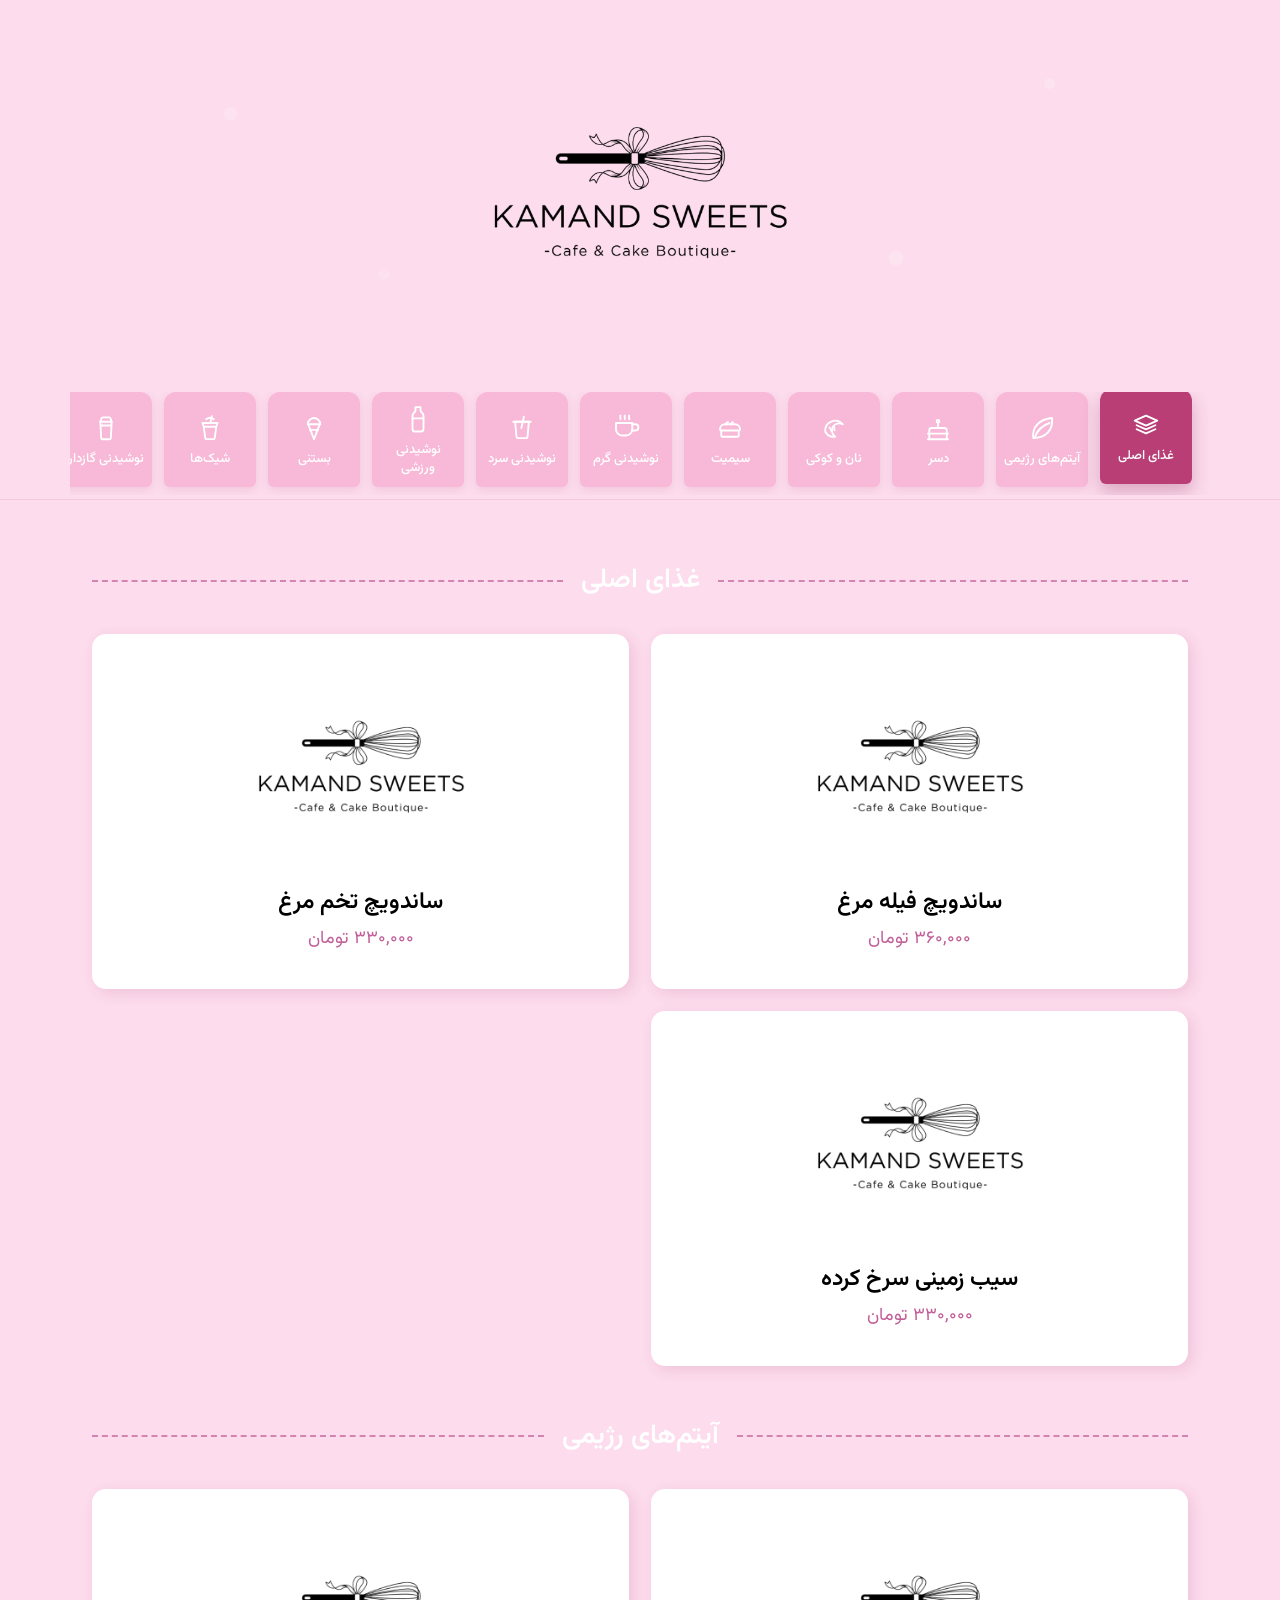
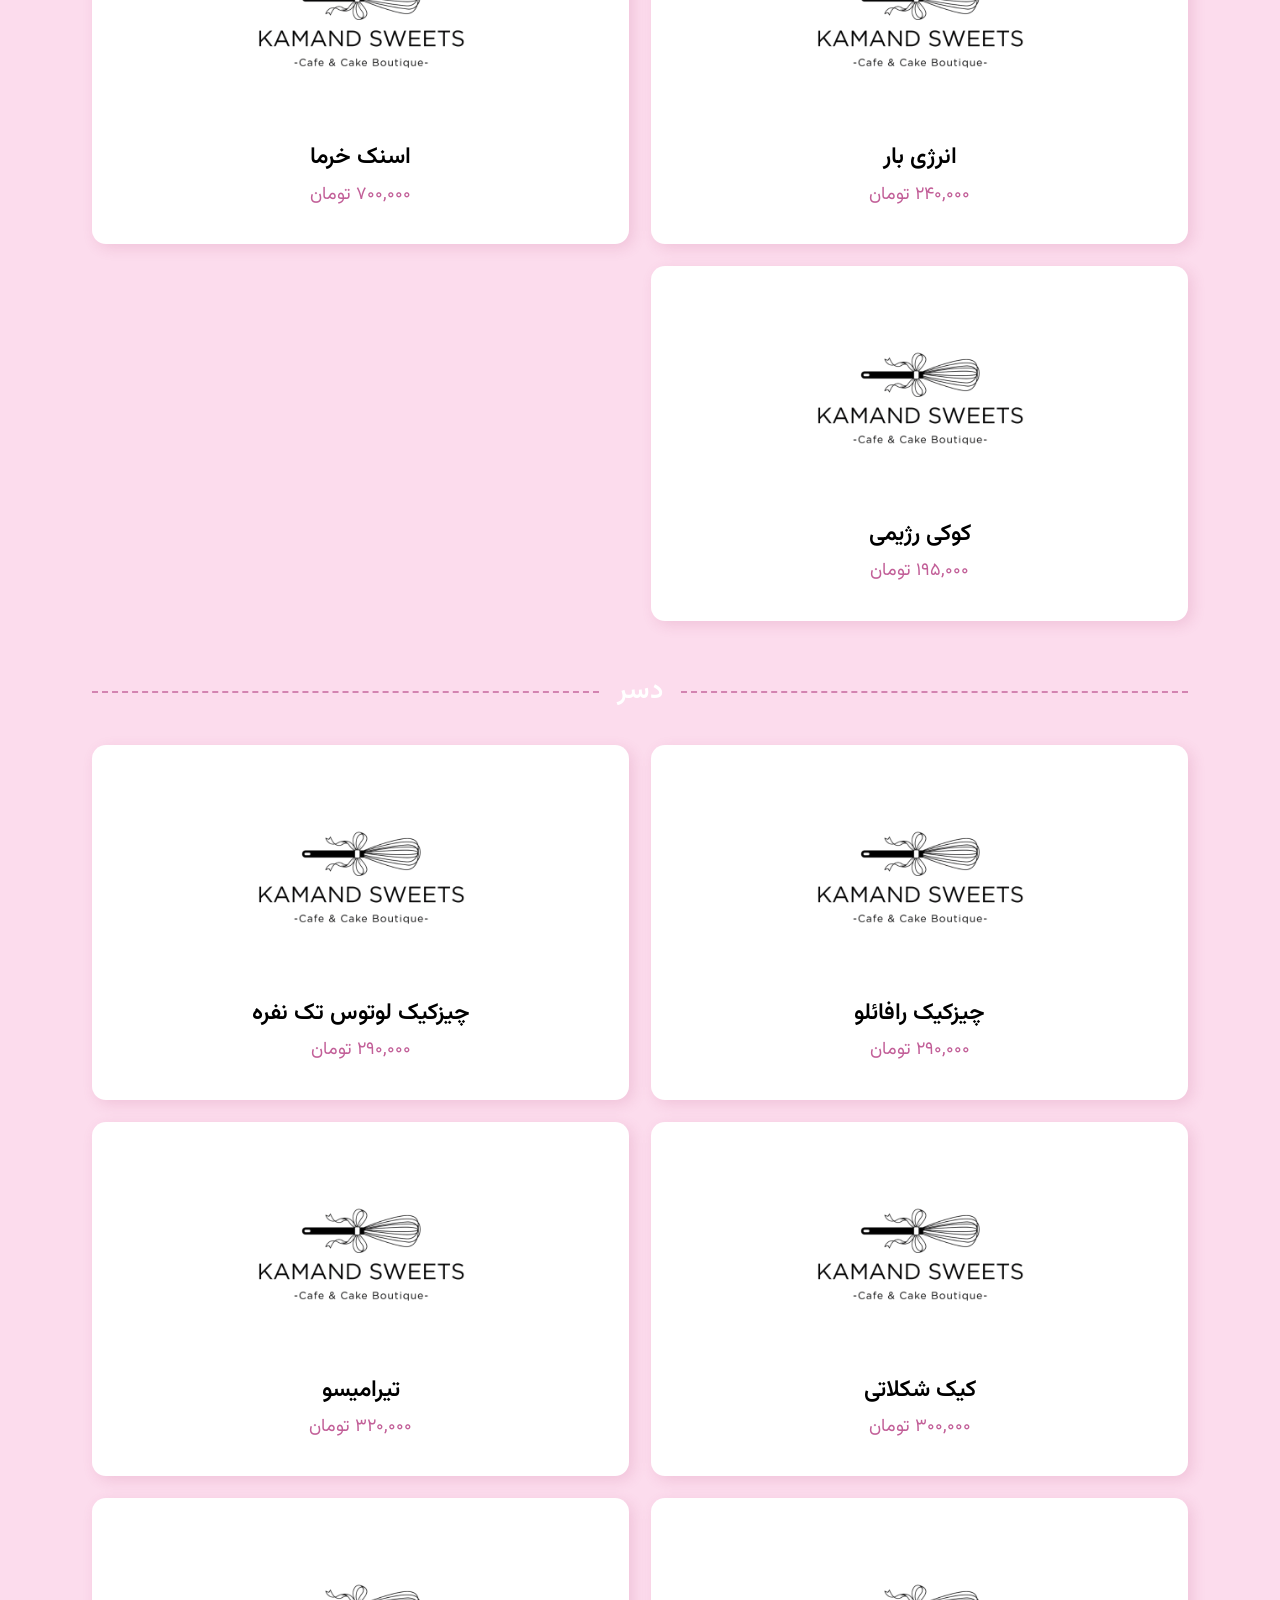
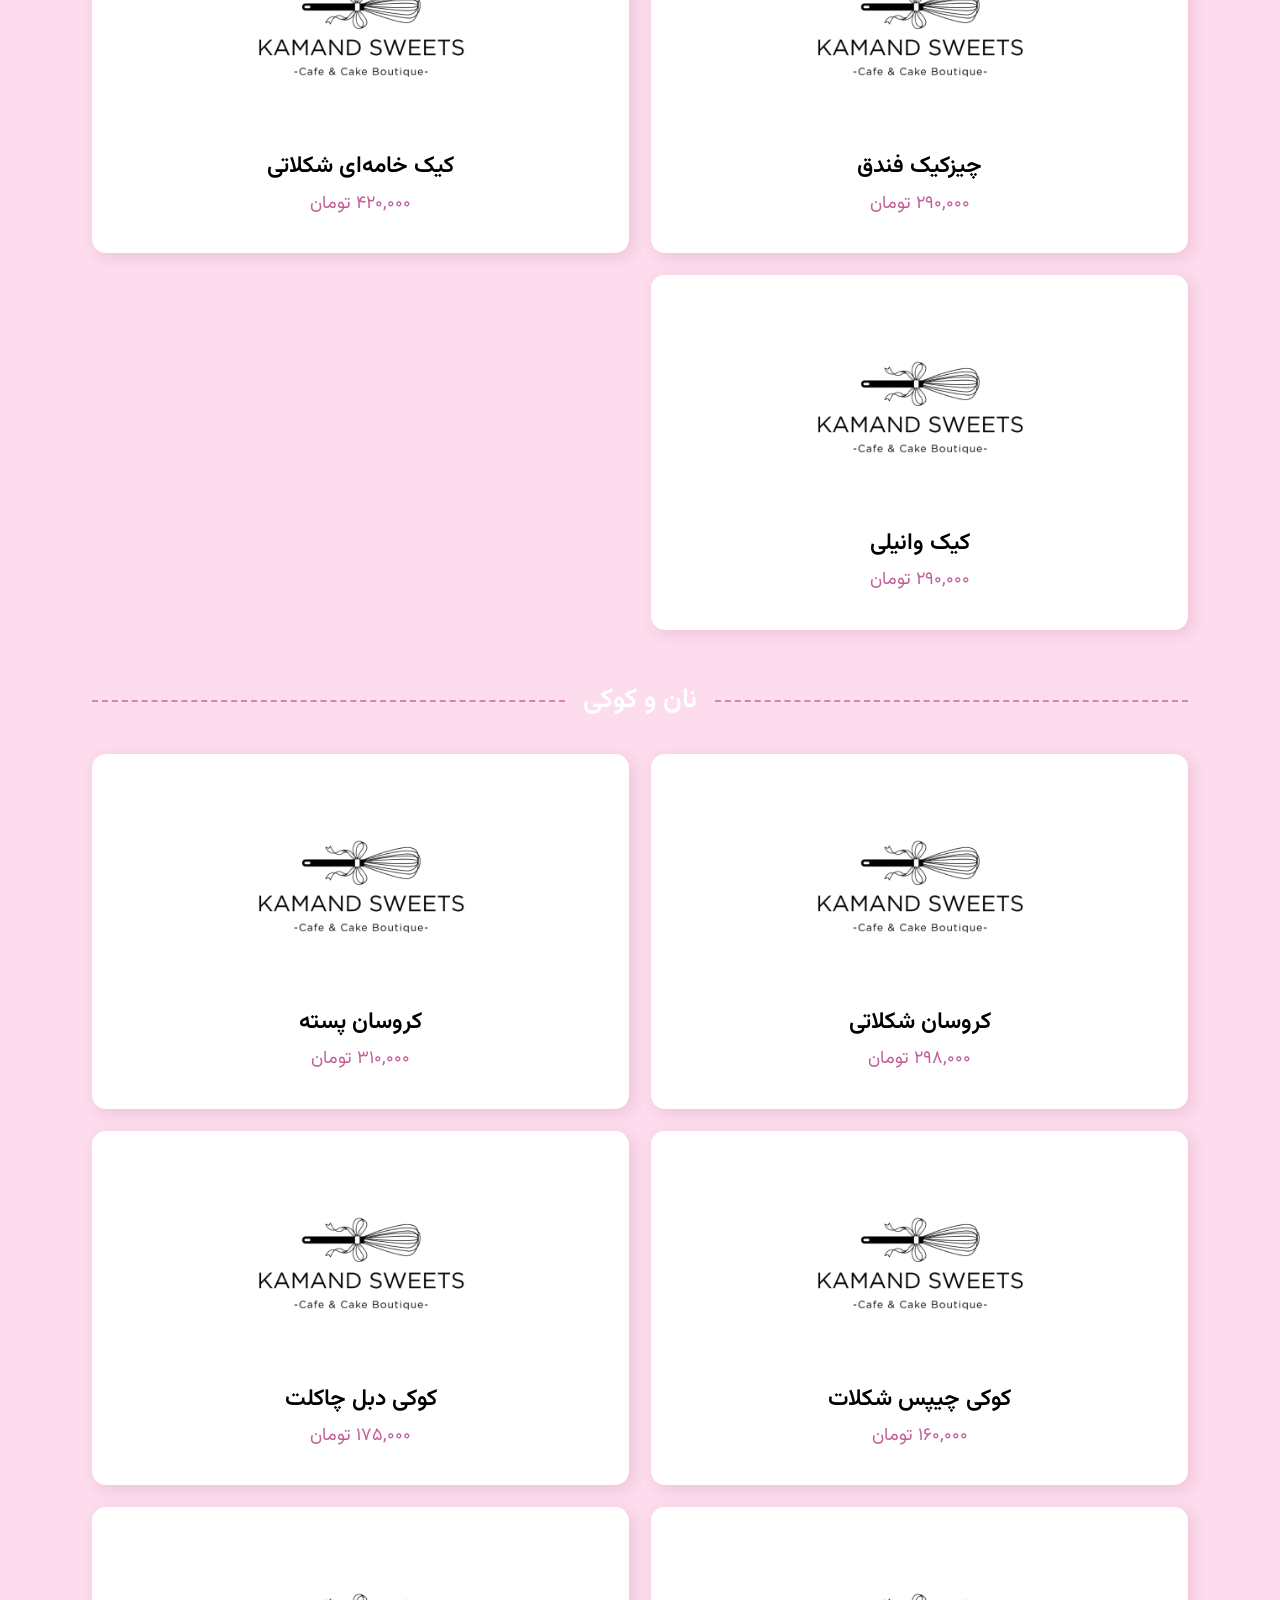
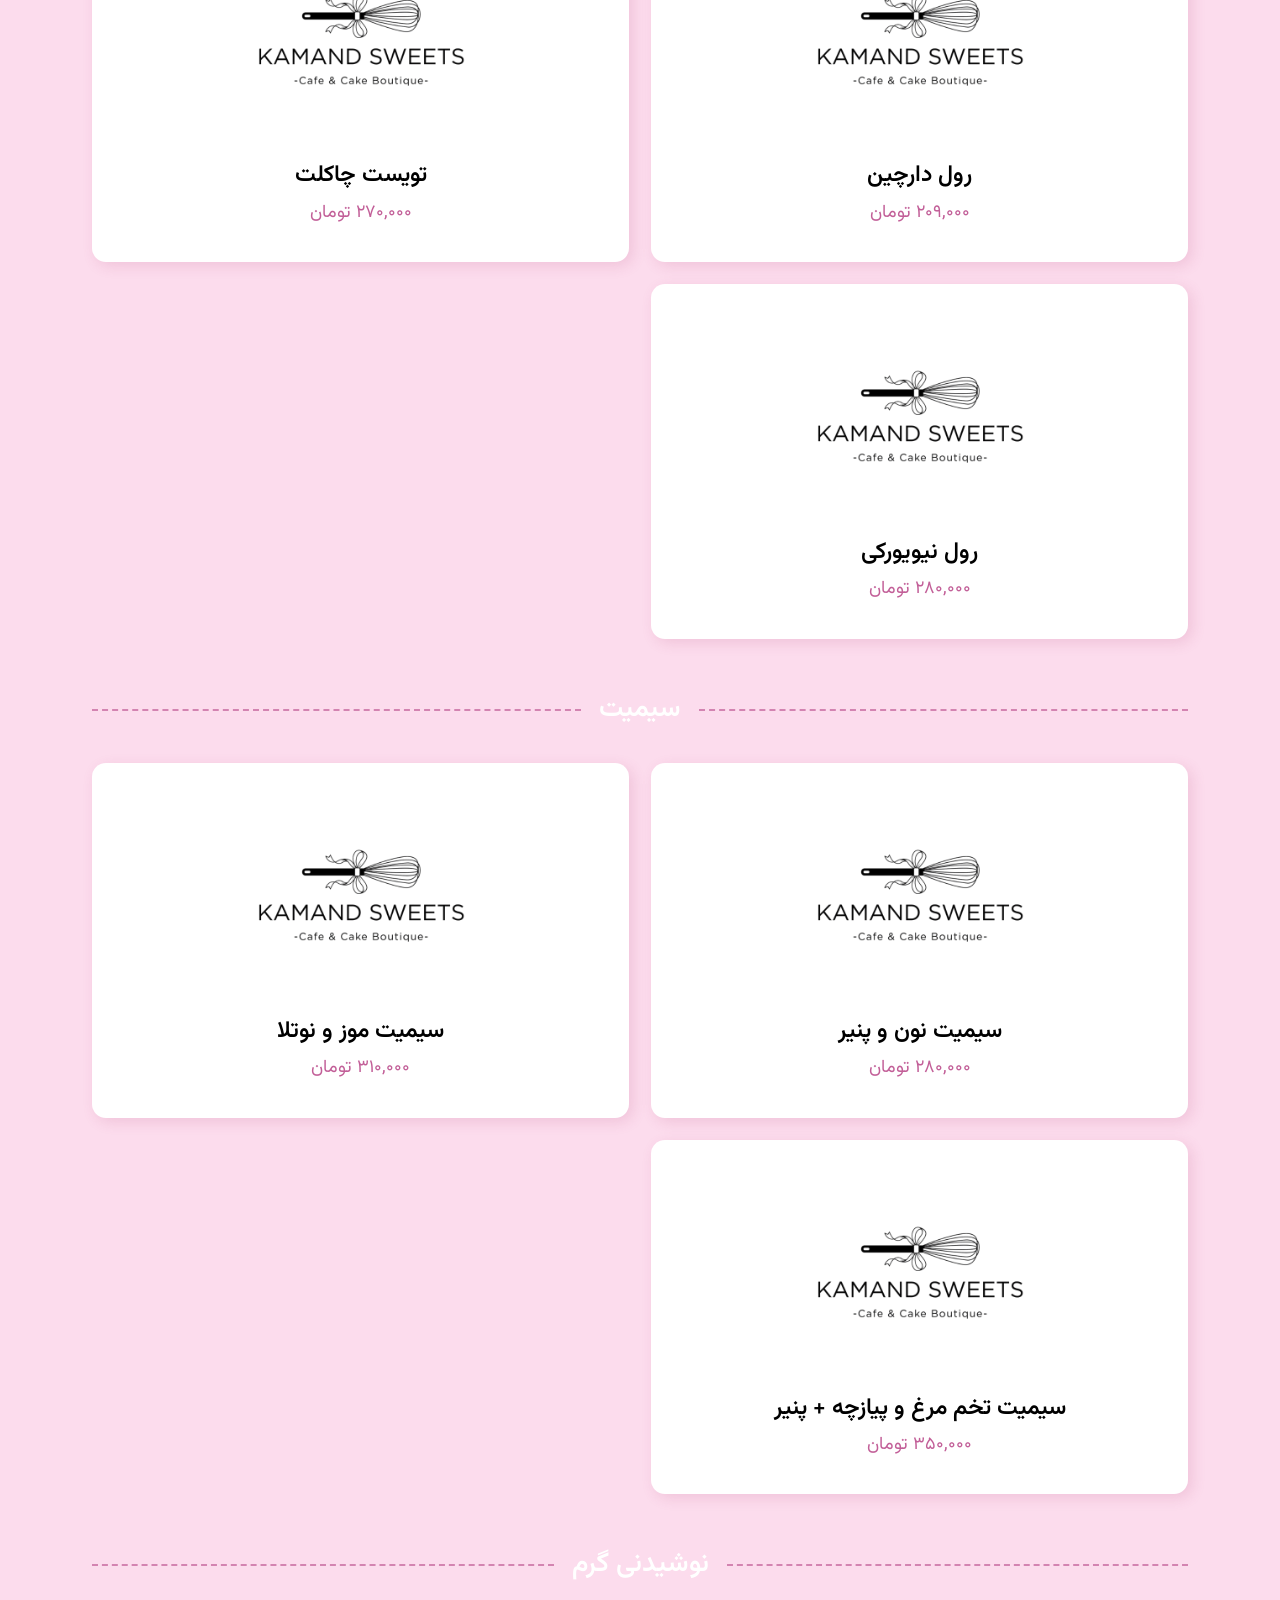
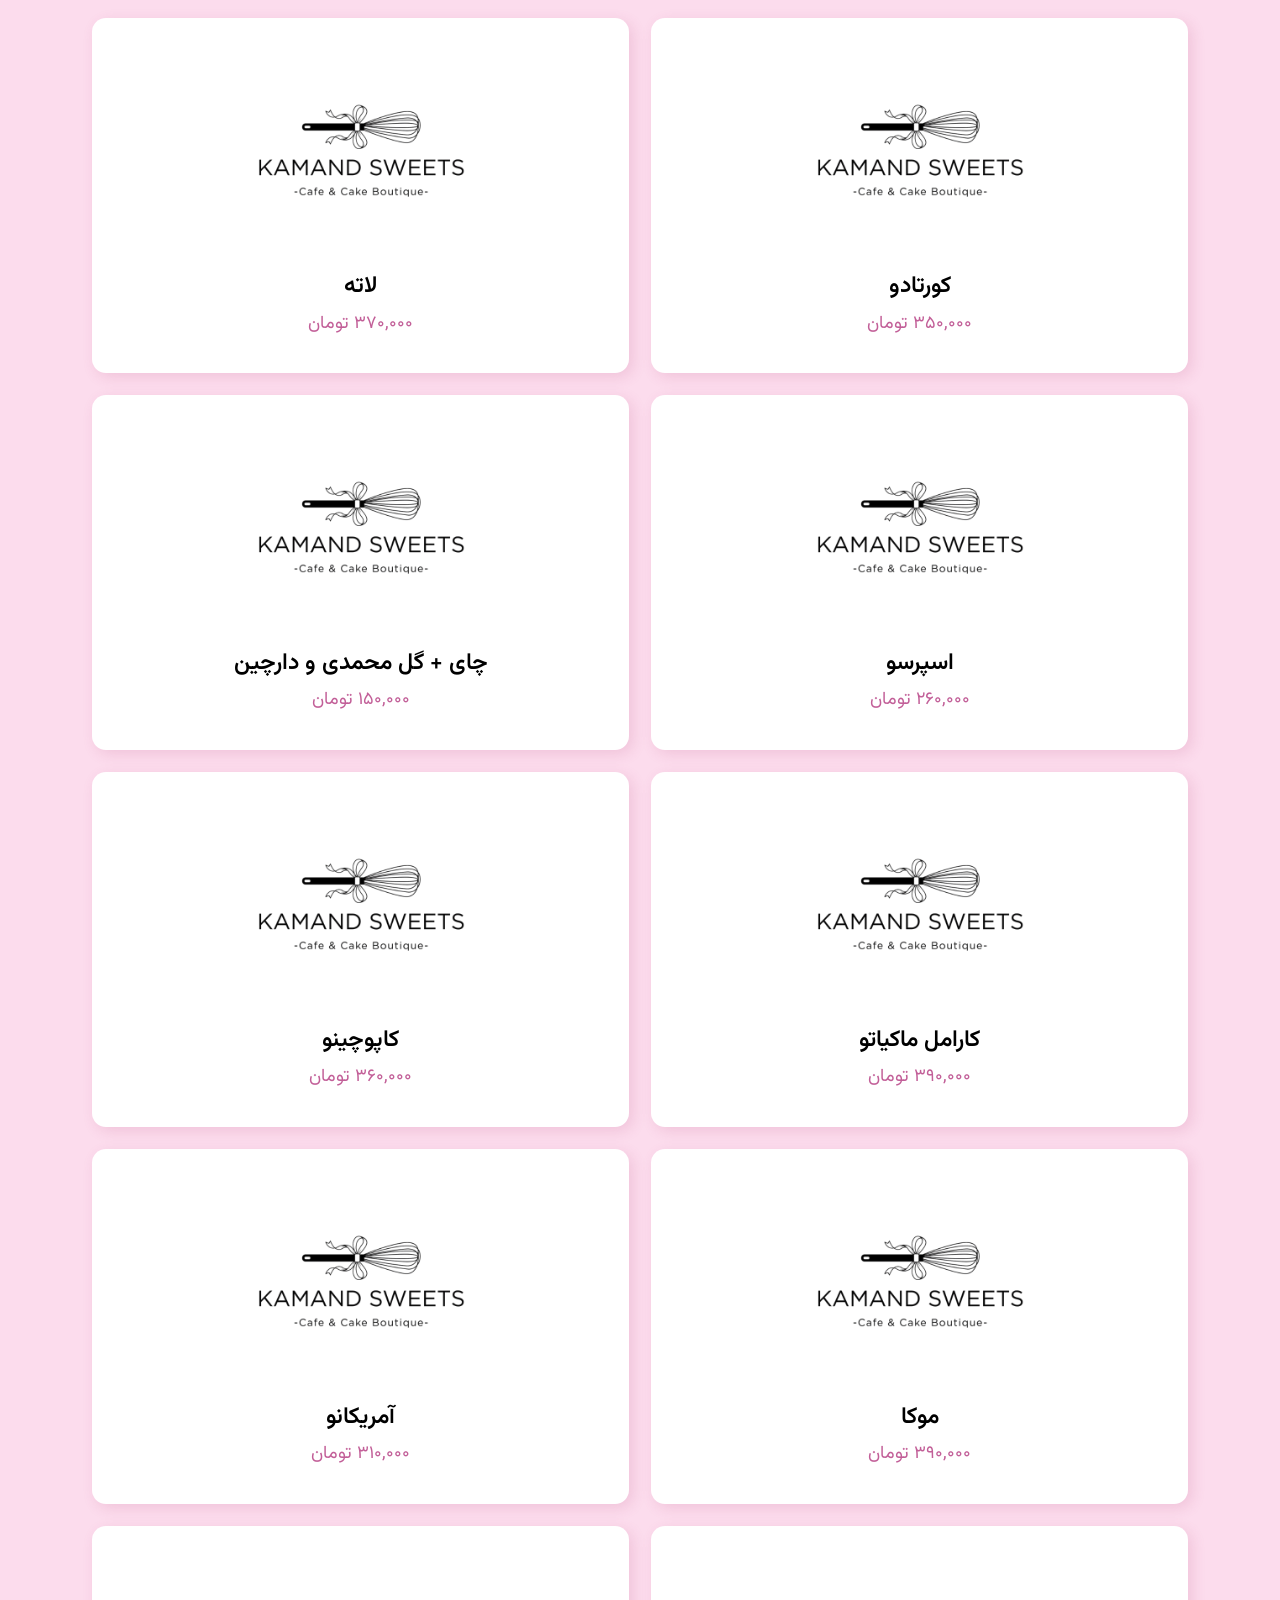
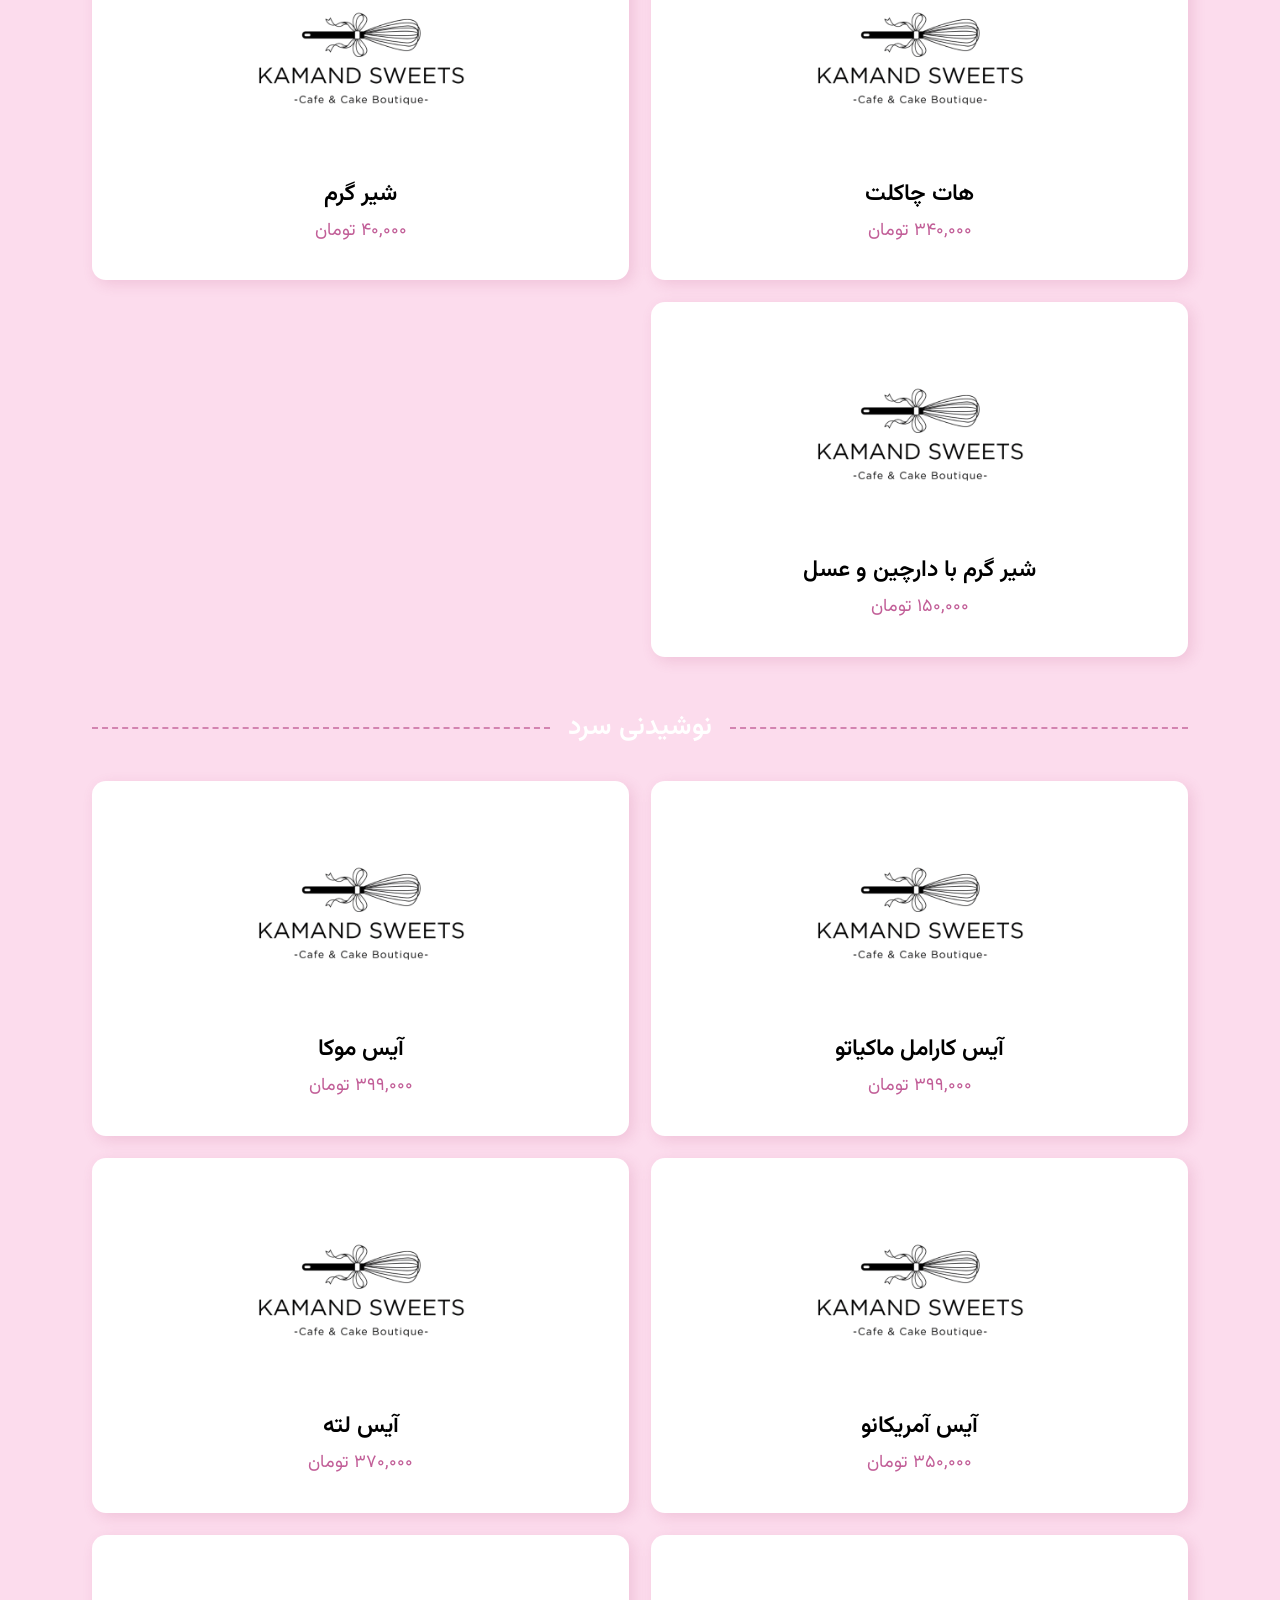
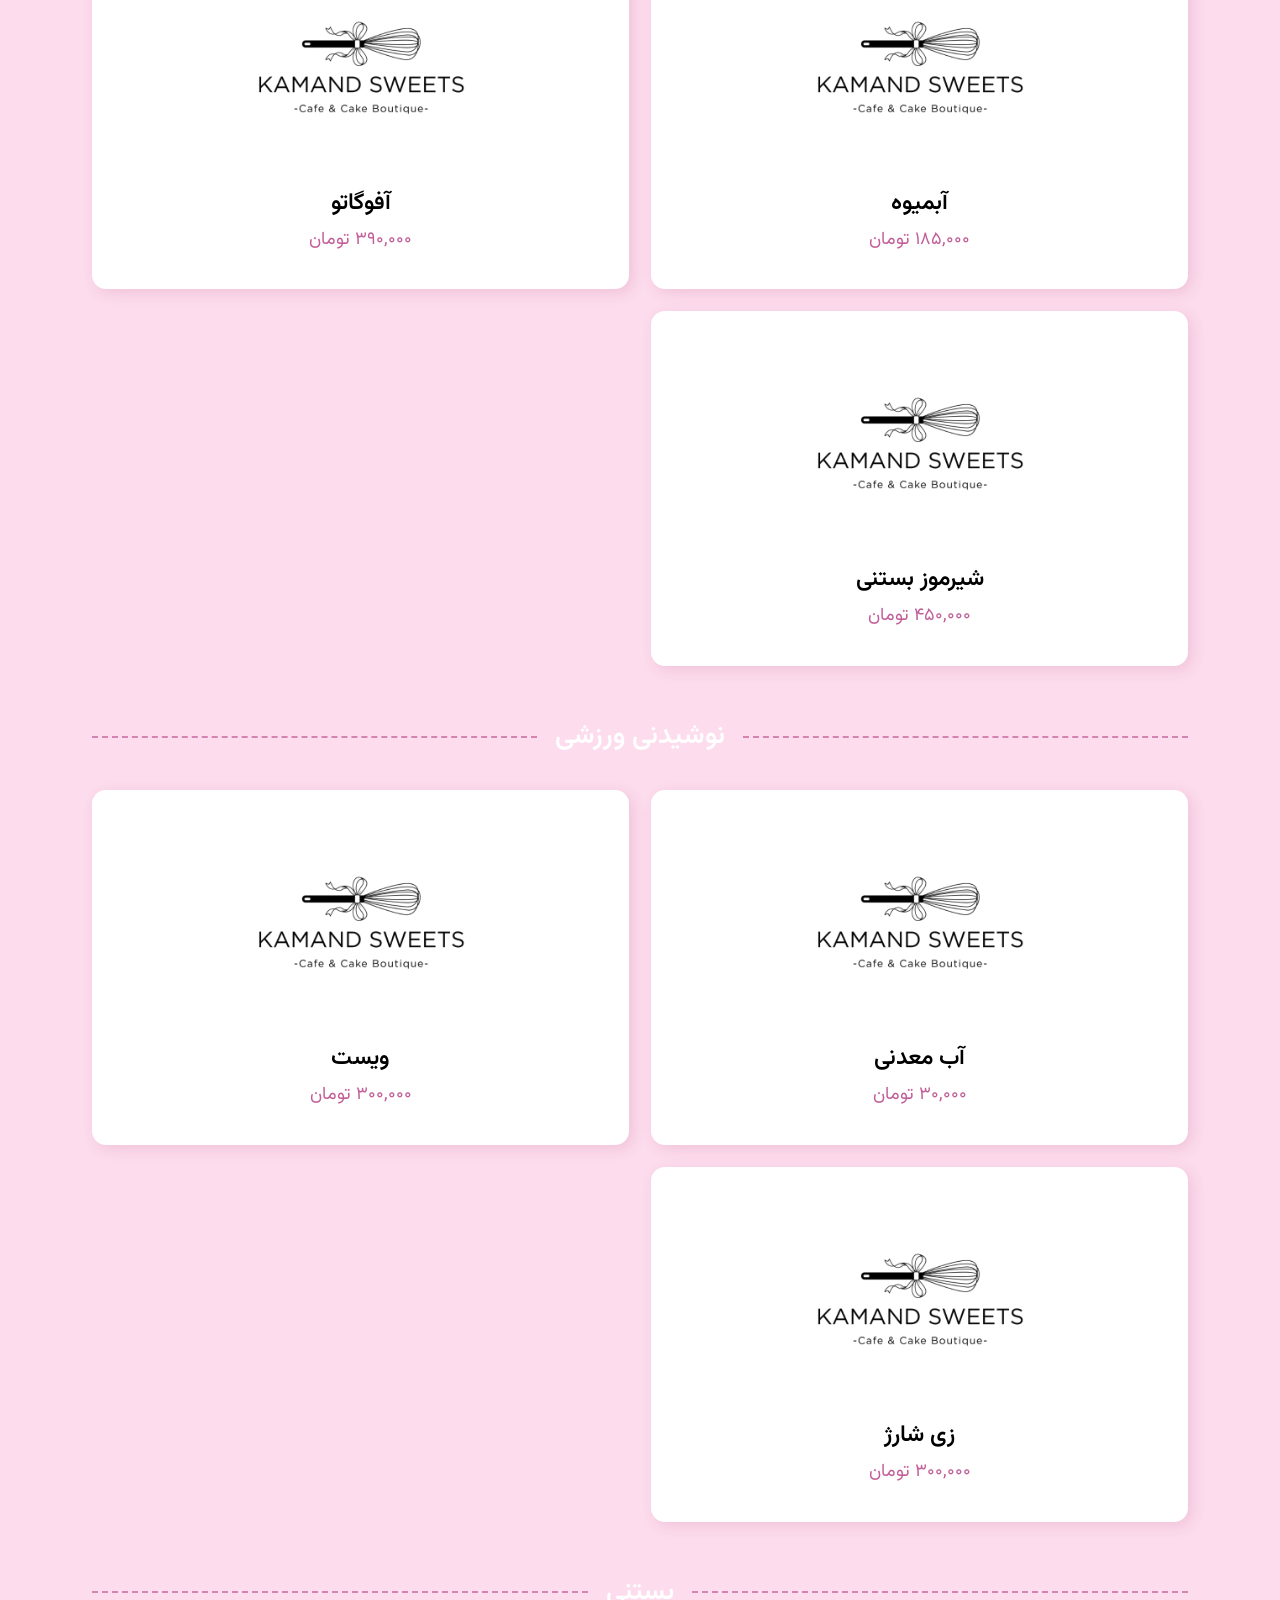
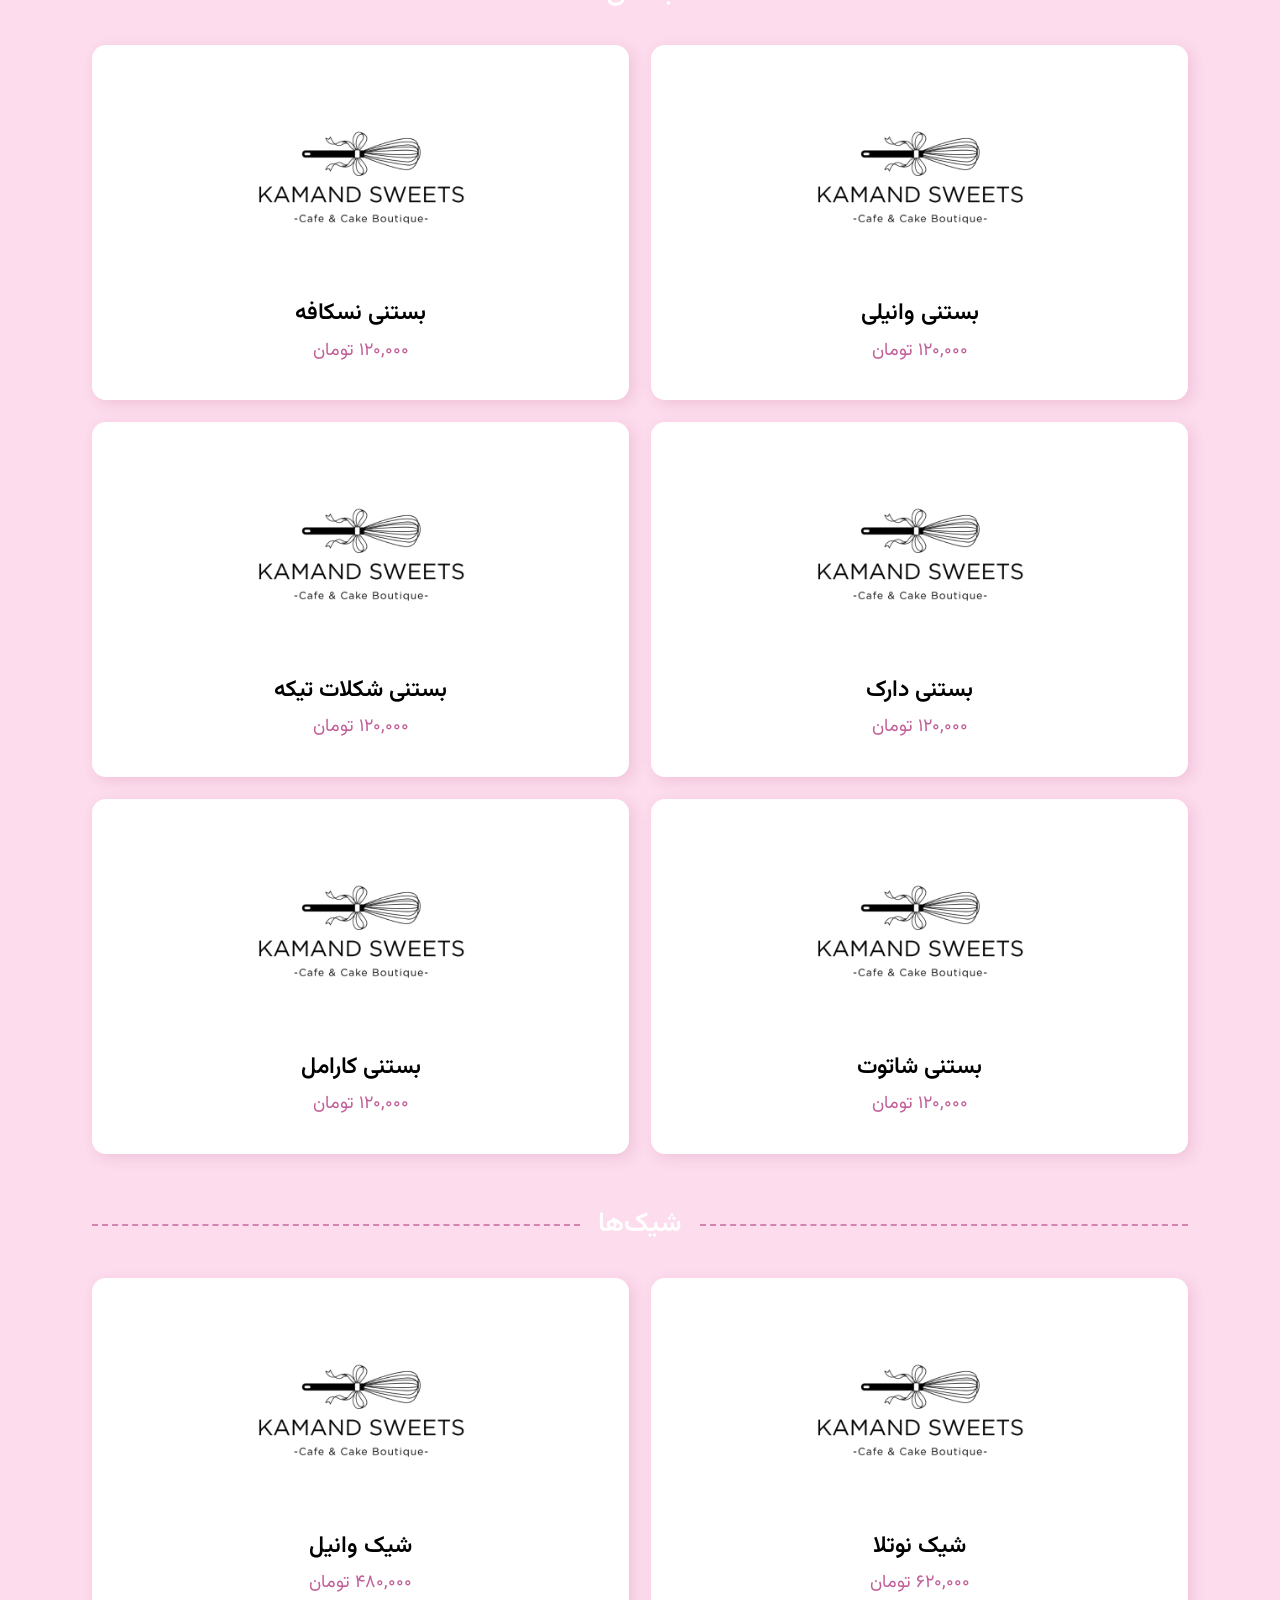
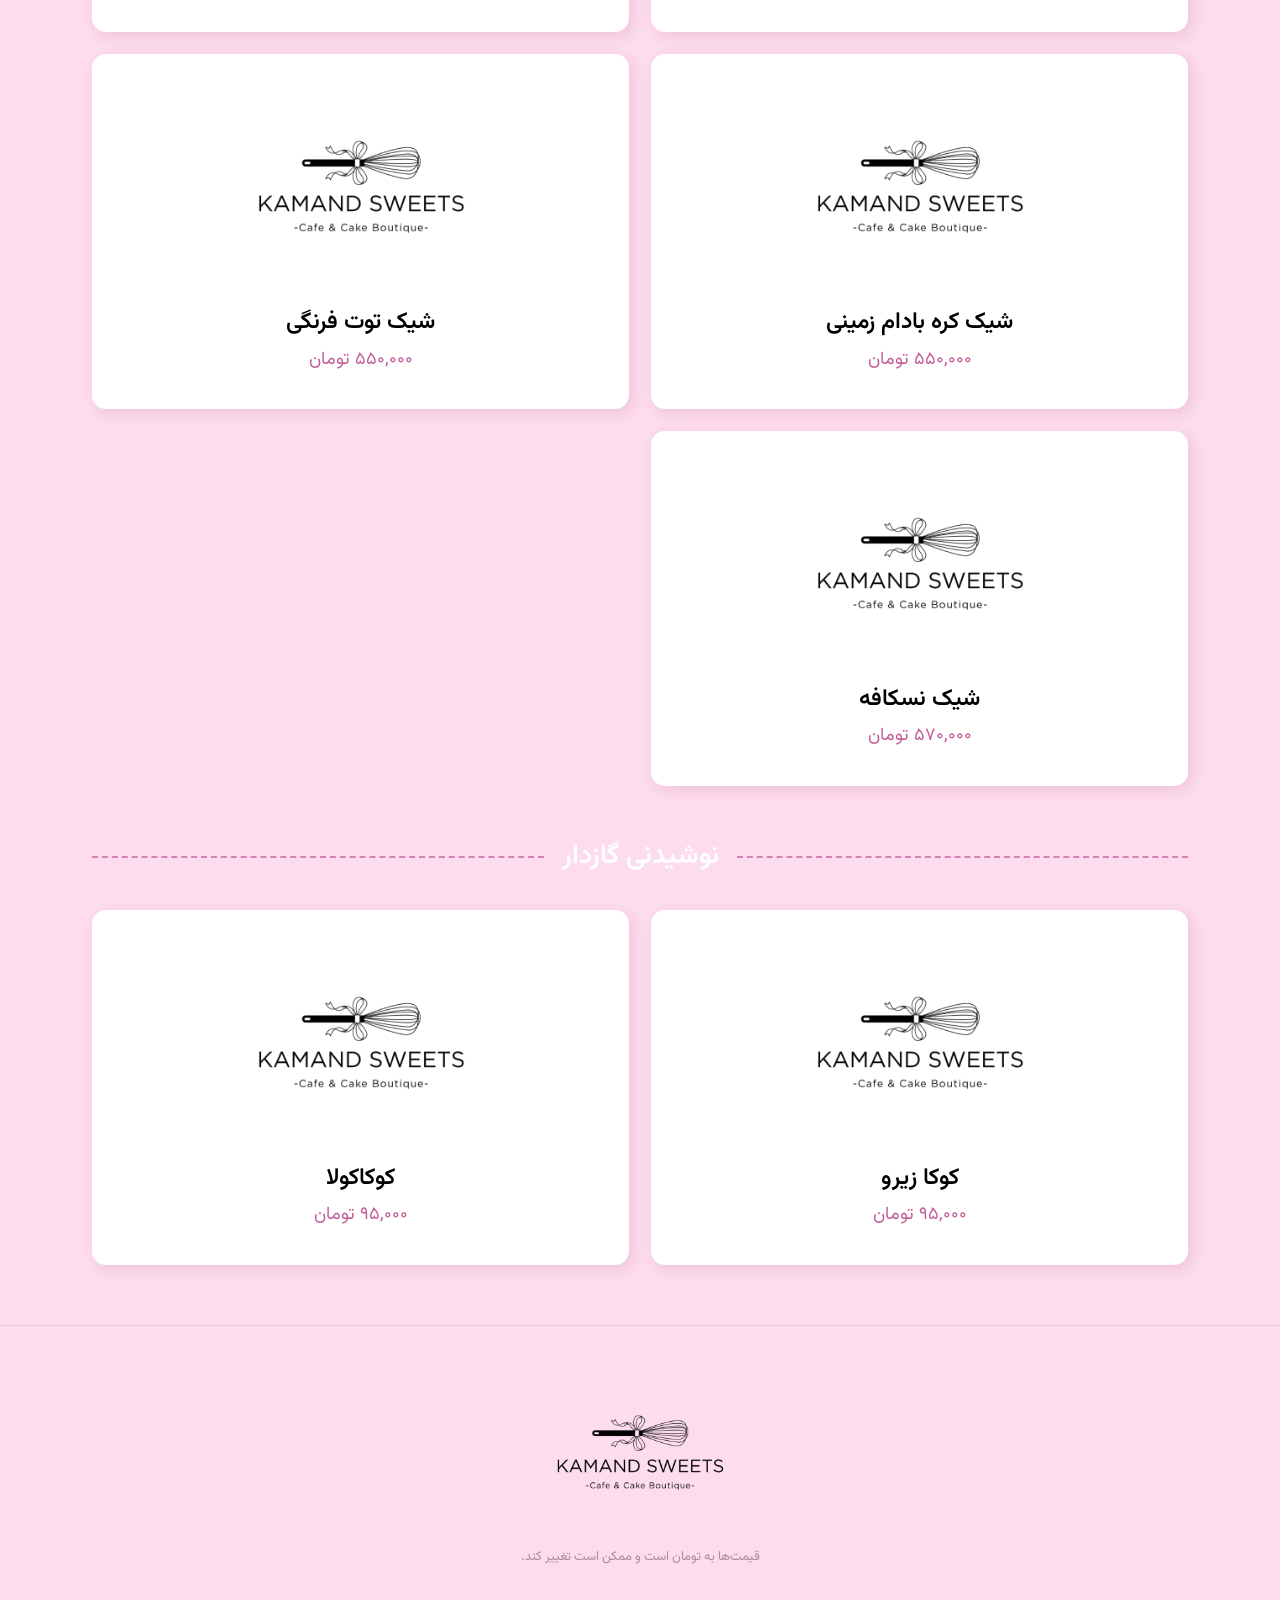
<file: besun-menu/index.html>
<!DOCTYPE html>
<html lang="fa" dir="rtl">
<head>
  <meta charset="UTF-8" />
  <meta name="viewport" content="width=device-width, initial-scale=1.0" />
  <title>کمند سوییتس – منوی کافه و شیرینی</title>
  <meta name="description" content="منوی دیجیتال کمند سوییتس – کافه و شیرینی" />
  <link rel="preconnect" href="https://fonts.googleapis.com" />
  <link rel="preconnect" href="https://fonts.gstatic.com" crossorigin />
  <link href="https://fonts.googleapis.com/css2?family=Playfair+Display:wght@500;600;700&family=Vazirmatn:wght@300;400;500;600;700&display=swap" rel="stylesheet" />
  <link rel="stylesheet" href="styles.css" />
</head>
<body>

  <!-- ===== Top header ===== -->
   <!--
  <header class="site-header">
    <div class="header-inner">
      <nav class="header-links" aria-label="پیوندهای اصلی">
        <a href="#">درباره بی‌سان</a>
        <a href="#">محصولات سفارشی</a>
        <a href="#">شعبه‌ها</a>
      </nav>

      <a href="#top" class="brand" aria-label="کمند سوییتس">
        <img class="brand-logo-img" src="logo.png" alt="کمند سوییتس" />
      </a>

      <a class="loc-btn" href="#" aria-label="شعبه سعادت آباد">
        <svg viewBox="0 0 24 24" fill="none" stroke="currentColor" stroke-width="1.6" stroke-linecap="round" stroke-linejoin="round" aria-hidden="true">
          <path d="M12 21s7-5.5 7-11a7 7 0 1 0-14 0c0 5.5 7 11 7 11z"/>
          <circle cx="12" cy="10" r="2.5"/>
        </svg>
        <span>سعادت آباد</span>
      </a>
    </div>
  </header>
-->
  <!-- ===== Hero ===== -->
  <section class="hero" id="top">
    <div class="hero-bg" aria-hidden="true"></div>
    <div class="hero-content">
      <img class="hero-logo-img" src="logo.png" alt="کمند سوییتس — Kamand Sweets" />
    </div>
    <div class="hero-fade" aria-hidden="true"></div>
  </section>

  <!-- ===== Sticky category navigation ===== -->
  <nav class="cat-nav" id="cat-nav" aria-label="دسته‌بندی منو">
    <div class="cat-nav-track" id="cat-nav-track"></div>
  </nav>

  <!-- ===== Menu ===== -->
  <main class="menu" id="menu"></main>

  <!-- ===== Footer ===== -->
  <footer class="site-footer">
    <img class="footer-logo-img" src="logo.png" alt="کمند سوییتس" />
    <p class="footer-note">قیمت‌ها به تومان است و ممکن است تغییر کند.</p>
  </footer>

  <button class="to-top" id="to-top" aria-label="بازگشت به بالا" title="بازگشت به بالا">
    <svg viewBox="0 0 24 24" fill="none" stroke="currentColor" stroke-width="2" stroke-linecap="round" stroke-linejoin="round" aria-hidden="true"><path d="M18 15l-6-6-6 6"/></svg>
  </button>

  <script src="script.js"></script>
</body>
</html>
</file>
<file: besun-menu/styles.css>
/* ===== Kamand Sweets digital menu ===== */
:root{
  --cream:      #FACDE5;   /* page background (given pink)   */
  --cream-2:    #F7B9D7;   /* surfaces: nav cards, pills     */
  --brown:      #B83E75;   /* rose accent: names, buttons B83E75   */
  --brown-dark: #FFFFFF;   /* deep rose: headings, nav text  */
  --brown-soft: #C25F98;   /* muted rose: price, dividers    */
  --gray:       #B08AA1;   /* mauve: descriptions            */
  --ink:        #010101;   /* deep plum: base text   4A2A3A        */
  --card:       #FFFFFF;   /* card background                */
  --nav-grad-a: #fcdced; /*fde4*/
  --nav-grad-b: #FFF0F8;
  --shadow:     4px 4px 14px rgba(180, 70, 120, .16);
  --shadow-sm:  0 3px 10px rgba(180, 70, 120, .14);
  --maxw: 1140px;
  --nav-h: 92px;
}

*{ box-sizing:border-box; }

html{ scroll-behavior:smooth; }

body{
  margin:0;
  background:var(--nav-grad-a);
  color:var(--ink);
  font-family:"Vazirmatn", -apple-system, "Segoe UI", Roboto, sans-serif;
  font-weight:400;
  line-height:1.7;
  -webkit-font-smoothing:antialiased;
  text-rendering:optimizeLegibility;
}

a{ color:inherit; text-decoration:none; }

/* ---------- Top header ---------- */
.site-header{
  background:var(--cream);
  border-bottom:1px solid rgba(184,62,117,.16);
}
.header-inner{
  max-width:var(--maxw);
  margin:0 auto;
  padding:14px 22px;
  display:grid;
  grid-template-columns:1fr auto 1fr;
  align-items:center;
  gap:16px;
}
.header-links{
  display:flex;
  gap:26px;
  align-items:center;
  font-size:15px;
  color:var(--brown-dark);
}
.header-links a{ position:relative; padding:4px 0; transition:color .2s; }
.header-links a:hover{ color:var(--brown); }
.header-links a::after{
  content:""; position:absolute; inset-inline:0; bottom:-2px; height:2px;
  background:var(--brown); transform:scaleX(0); transform-origin:center; transition:transform .25s;
}
.header-links a:hover::after{ transform:scaleX(1); }

.brand{ justify-self:center; display:flex; align-items:center; }
.brand-logo-img{ display:block; height:58px; width:auto; }

.loc-btn{
  justify-self:end;
  display:inline-flex; align-items:center; gap:8px;
  background:var(--brown);
  color:#fff;
  padding:9px 18px;
  border-radius:999px;
  font-size:14px; font-weight:500;
  box-shadow:var(--shadow-sm);
  transition:transform .2s, background .2s;
}
.loc-btn:hover{ background:var(--brown-dark); transform:translateY(-1px); }
.loc-btn svg{ width:17px; height:17px; }

/* ---------- Hero ---------- */
.hero{
  position:relative;
  min-height:340px;
  display:flex; align-items:center; justify-content:center;
  overflow:hidden;
  text-align:center;
}
.hero-bg{
  position:absolute; inset:0;
  background:var(--nav-grad-a)
   /* radial-gradient(120% 120% at 50% -10%, #FDE7F2 0%, #FACDE5 45%, #F7B9D7 100%);*/
}
.hero-bg::before{
  content:""; position:absolute; inset:0;
  background-image:
    radial-gradient(circle at 18% 30%, rgba(255,255,255,.35) 0 6px, transparent 7px),
    radial-gradient(circle at 82% 22%, rgba(255,255,255,.30) 0 5px, transparent 6px),
    radial-gradient(circle at 70% 68%, rgba(255,255,255,.28) 0 7px, transparent 8px),
    radial-gradient(circle at 30% 72%, rgba(255,255,255,.25) 0 5px, transparent 6px);
  background-repeat:no-repeat;
  opacity:.6;
}
.hero-content{ position:relative; z-index:2; padding:40px 20px; }
.hero-logo-img{
  width:min(300px, 74vw);
  height:auto;
  display:block;
  margin:0 auto;
}
.hero-fade{
  position:absolute; inset-inline:0; bottom:0; height:70px; z-index:1;
  background:var(--nav-grad-a)/*linear-gradient(to bottom, rgba(250,205,229,0), var(--cream));*/
}

/* ---------- Sticky category nav ---------- */
.cat-nav{
  position:sticky; top:0; z-index:50;
  background:var(--nav-grad-a);/*linear-gradient(var(--nav-grad-b) 55%, rgba(253,228,241,.4) 100%);*/
  border-bottom:1px solid rgba(184,62,117,.12);
  padding:12px 0 4px;
  backdrop-filter:blur(2px);
}
.cat-nav-track{
  max-width:var(--maxw);
  margin:0 auto;
  display:flex;
  gap:12px;
  padding:0 18px 8px;
  overflow-x:auto;
  scroll-behavior:smooth;
  scrollbar-width:thin;
  scrollbar-color:var(#fff) transparent;
}
.cat-nav-track::-webkit-scrollbar{ height:6px; }
.cat-nav-track::-webkit-scrollbar-thumb{ background:var(--brown-soft); border-radius:6px; }
.cat-nav-track::-webkit-scrollbar-track{ background:transparent; }

.cat-item{
  flex:0 0 auto;
  width:92px;
  min-height:78px;
  background:var(--cream-2);
  color:var(#fff);
  border:none;
  border-radius:12px 12px 6px 6px;
  padding:12px 6px 10px;
  display:flex; flex-direction:column; align-items:center; justify-content:center; gap:8px;
  cursor:pointer;
  font-family:inherit;
  font-size:13px; font-weight:500; line-height:1.35;
  text-align:center;
  box-shadow:var(--shadow-sm);
  transition:transform .2s, background .2s, color .2s, box-shadow .2s;
}
.cat-item svg{ width:30px; height:30px; stroke:#fff; transition:stroke .2s; }
.cat-item:hover{ transform:translateY(-3px); background:#F3A6CC; }
.cat-item.active{
  background:var(--brown);
  color:#fff;
  transform:translateY(-3px);
  box-shadow:0 8px 18px rgba(142,42,88,.30);
}
.cat-item.active svg{ stroke:#fff; }
.cat-item .cat-label{ display:block; color: #fff; }

/* ---------- Menu sections ---------- */
.menu{
  max-width:var(--maxw);
  margin:0 auto;
  padding:10px 22px 40px;
}
.section{ padding-top:40px; scroll-margin-top:calc(var(--nav-h) + 10px); }

.section-divider{
  display:flex; align-items:center; gap:18px;
  margin:8px 0 30px;
}
.section-divider::before,
.section-divider::after{
  content:""; flex:1 1 auto; height:0;
  border-top:2px dashed var(--brown-soft);
  opacity:.7;
}
.section-title{
  margin:0;
  font-size:clamp(20px, 3.4vw, 27px);
  font-weight:600;
  color:var(--brown-dark);
  white-space:nowrap;
}
.section-subtitle{
  text-align:center;
  margin:-18px 0 26px;
  font-size:14px;
  color:var(--gray);
  font-weight:400;
}

/* ---------- Cards ---------- */
.cards{
  display:grid;
  grid-template-columns:repeat(2, 1fr);
  gap:22px;
}
.card{
  background:var(--card);
  border-radius:14px;
  box-shadow:var(--shadow);
  padding:26px 22px 24px;
  text-align:center;
  position:relative;
  transition:transform .2s, box-shadow .2s;
}
.card:hover{ transform:translateY(-3px); box-shadow:6px 8px 20px rgba(180,70,120,.22); }

.card-img{ margin-bottom:16px; }
.card-img img{
  width:64%;
  max-width:210px;
  aspect-ratio:1 / 1;
  object-fit:contain;
  display:block;
  margin:0 auto;
}
.card-name{
  margin:0 0 6px;
  font-size:23px;
  font-weight:600;
  color:black;
  line-height:1.4;
}
.card-price{
  margin-bottom:10px;
  font-size:18px;
  font-weight:400;
  color:var(--brown-soft);
}
.card-desc{
  margin:0;
  font-size:15px;
  font-weight:300;
  color:var(--gray);
  line-height:1.75;
}
.card-extras{
  margin:12px 0 0;
  font-size:13px;
  color:var(--brown-soft);
  font-weight:400;
}
.card-extras span{ white-space:nowrap; }
.card-extras span + span::before{ content:" · "; color:var(--gray); }

/* sub-label within a section (e.g. افزودنی) */
.sub-label{
  grid-column:1 / -1;
  text-align:center;
  margin:10px 0 2px;
  font-size:15px;
  font-weight:500;
  color:var(--brown-dark);
  letter-spacing:.02em;
}
.sub-label span{
  display:inline-block;
  padding:5px 22px;
  background:rgba(247,185,215,.55);
  border-radius:999px;
}

.empty-note{
  grid-column:1 / -1;
  text-align:center;
  color:var(--gray);
  font-size:14px;
  padding:6px 0 2px;
}

/* ---------- Footer ---------- */
.site-footer{
  text-align:center;
  padding:40px 22px 54px;
  border-top:1px solid rgba(184,62,117,.16);
  margin-top:20px;
}
.footer-logo-img{ width:170px; height:auto; display:block; margin:0 auto 10px; }
.footer-note{ margin:6px 0 0; color:var(--gray); font-size:13px; }

/* ---------- Back to top ---------- */
.to-top{
  position:fixed; inset-block-end:22px; inset-inline-start:22px; z-index:60;
  width:46px; height:46px; border-radius:50%;
  background:var(--brown); color:#fff; border:none; cursor:pointer;
  display:grid; place-items:center;
  box-shadow:0 6px 16px rgba(180,70,120,.32);
  opacity:0; visibility:hidden; transform:translateY(10px);
  transition:opacity .25s, transform .25s, visibility .25s, background .2s;
}
.to-top.show{ opacity:1; visibility:visible; transform:translateY(0); }
.to-top:hover{ background:var(--brown-dark); }
.to-top svg{ width:22px; height:22px; }

/* ---------- Responsive ---------- */
@media (max-width:820px){
  :root{ --nav-h:86px; }
  .cards{ grid-template-columns:1fr; gap:16px; }
  .section{ padding-top:32px; }
}
@media (max-width:620px){
  .header-inner{ grid-template-columns:auto auto; padding:12px 16px; }
  .header-links{ display:none; }
  .brand{ order:2; justify-self:start; }
  .brand-logo-img{ height:46px; }
  .loc-btn{ order:1; }
  .hero{ min-height:280px; }
  .cat-item{ width:82px; font-size:12px; }
  .cat-item svg{ width:26px; height:26px; }
  .menu{ padding:6px 14px 30px; }
  .card{ padding:18px 18px; }
  .card-name{ font-size:20px; }
}
</file>
